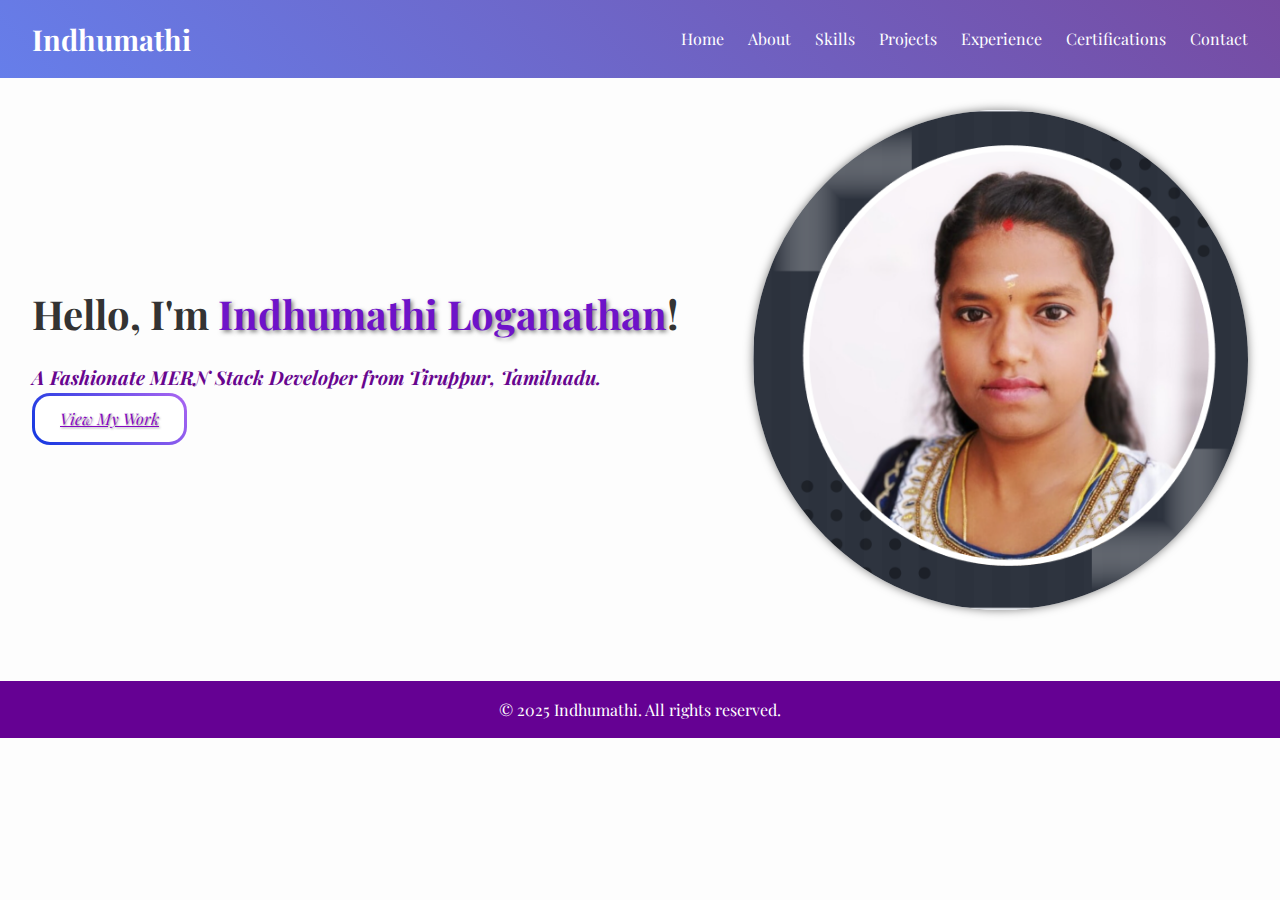
<file: index.html>
<!-- index.html -->
<!DOCTYPE html>
<html lang="en">
<head>
  <meta charset="UTF-8" />
  <meta name="viewport" content="width=device-width, initial-scale=1.0" />
  <title>Indhumathi | Portfolio</title>
  <link rel="stylesheet" href="./css/styles.css" />
  <link href="https://fonts.googleapis.com/css2?family=Playfair+Display&display=swap" rel="stylesheet">
</head>
<body>
  <header class="navbar">
    <h1 class="logo">Indhumathi</h1>
    <nav>
      <ul class="nav-links">
        <li><a href="index.html">Home</a></li>
        <li><a href="about.html">About</a></li>
        <li><a href="skills.html">Skills</a></li>
        <li><a href="projects.html">Projects</a></li>
        <li><a href="experience.html">Experience</a></li>
        <li><a href="certifications.html">Certifications</a></li>
        <li><a href="contact.html">Contact</a></li>
      </ul>
    </nav>
  </header>

  <section class="hero">
    <div class="hero-text">
      <h2>Hello, I'm <span style="text-shadow:2px 2px 4px rgba(0, 0, 0, 0.5), 0 0 10px rgba(255, 255, 255, 0.8); ">Indhumathi Loganathan</span>!</h2>
      <p><i>A Fashionate MERN Stack Developer from Tiruppur, Tamilnadu.</i></p>
      <a href="projects.html" class="btn"><i>View My Work</i></a>
    </div> <br><br>
    <div class="hero-img">
      <img src="./asserts/indhu-final.png" alt="Profile" />
    </div>
  </section>

  <footer class="footer">
    <p>&copy; 2025 Indhumathi. All rights reserved.</p>
  </footer>
</body>
</html>
</file>
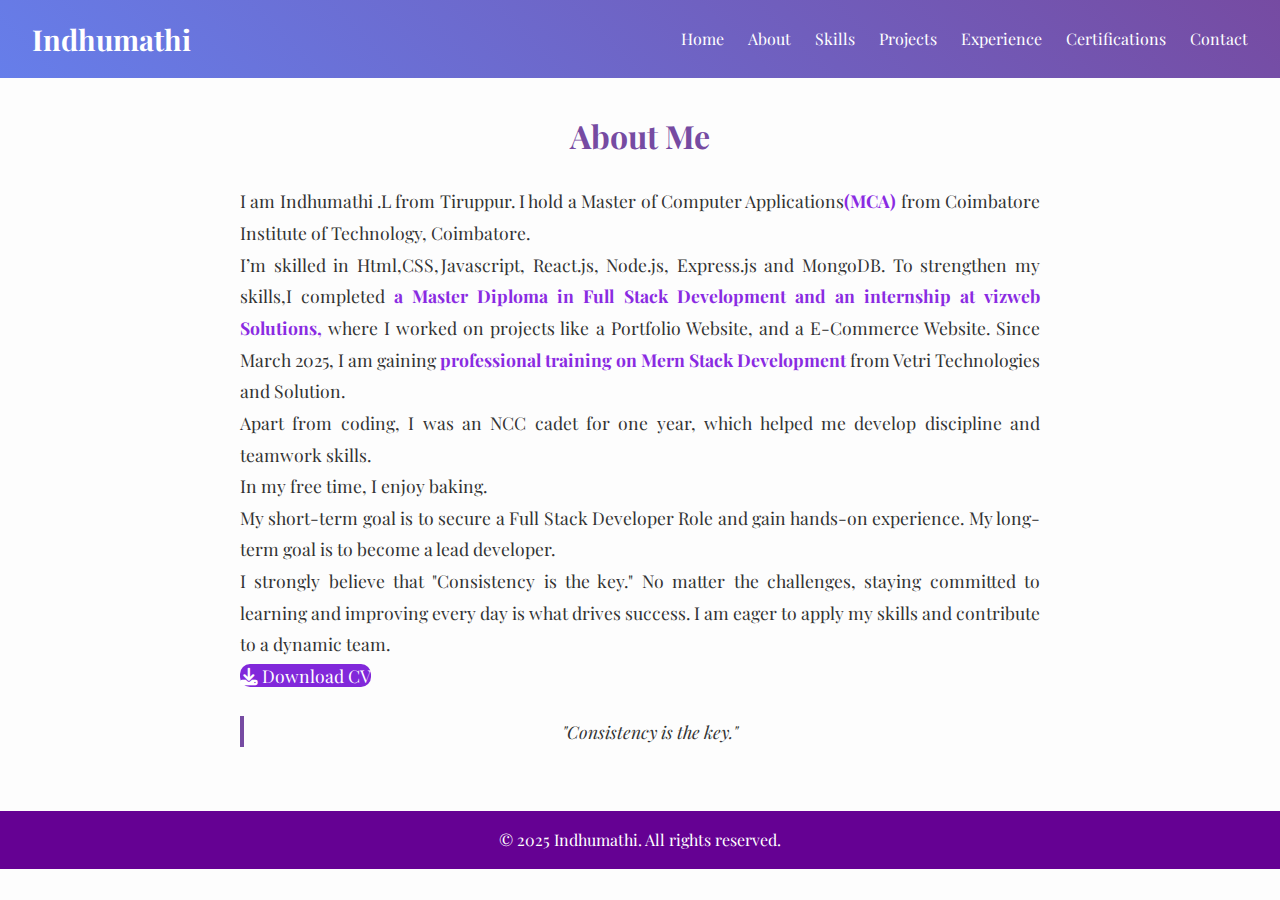
<file: about.html>
<!-- about.html -->
<!DOCTYPE html>
<html lang="en">
<head>
  <meta charset="UTF-8">
  <meta name="viewport" content="width=device-width, initial-scale=1.0">
  <title>About Me | Indhumathi</title>
  <link rel="stylesheet" href="./css/styles.css">
  <link href="https://fonts.googleapis.com/css2?family=Playfair+Display&display=swap" rel="stylesheet">
  <link rel="stylesheet" href="https://cdnjs.cloudflare.com/ajax/libs/font-awesome/6.4.0/css/all.min.css">
</head>
<body>
  <header class="navbar">
    <h1 class="logo">Indhumathi</h1>
    <nav>
      <ul class="nav-links">
        <li><a href="index.html">Home</a></li>
        <li><a href="about.html" class="active">About</a></li>
        <li><a href="skills.html">Skills</a></li>
        <li><a href="projects.html">Projects</a></li>
        <li><a href="experience.html">Experience</a></li>
        <li><a href="certifications.html">Certifications</a></li>
        <li><a href="contact.html">Contact</a></li>
      </ul>
    </nav>
  </header>

  <section class="about">
    <div class="container">
      <h2 class="section-title">About Me</h2>
      <div class="about-content">
        <p>I am Indhumathi .L from Tiruppur. I hold a Master of Computer Applications<span style="color:blueviolet; font-weight: bold;">(MCA)</span> from Coimbatore Institute of Technology, Coimbatore. </p>
        <p>I’m skilled in Html,CSS,Javascript, React.js, Node.js, Express.js and MongoDB. To strengthen my skills,I completed <span style="color:blueviolet; font-weight: bold;">a Master Diploma in Full Stack Development and an internship at vizweb Solutions,</span> where I worked on projects like a Portfolio Website, and a E-Commerce Website. Since March 2025, I am gaining <span style="color:blueviolet; font-weight: bold;">professional training on Mern Stack Development</span> from Vetri Technologies and Solution.</p>
        <p>Apart from coding, I was an NCC cadet for one year, which helped me develop discipline and teamwork skills.</p> 
        <p>In my free time, I enjoy baking.</p>
        <p>My short-term goal is to secure a Full Stack Developer Role and gain hands-on experience. My long-term goal is to become a lead developer.</p>
        <p>I strongly believe that "Consistency is the key." No matter the challenges, staying committed to learning and improving every day is what drives success. I am eager to apply my skills and contribute to a dynamic team. </p>
        <a href="./asserts/IndhumathiCV.pdf" download class="download-btn">
          <i class="fas fa-download"></i>  Download CV
        </a>
        <blockquote>"Consistency is the key."</blockquote>
      </div>
    </div>
  </section>

  <footer class="footer">
    <p>&copy; 2025 Indhumathi. All rights reserved.</p>
  </footer>
</body>
</html>
</file>
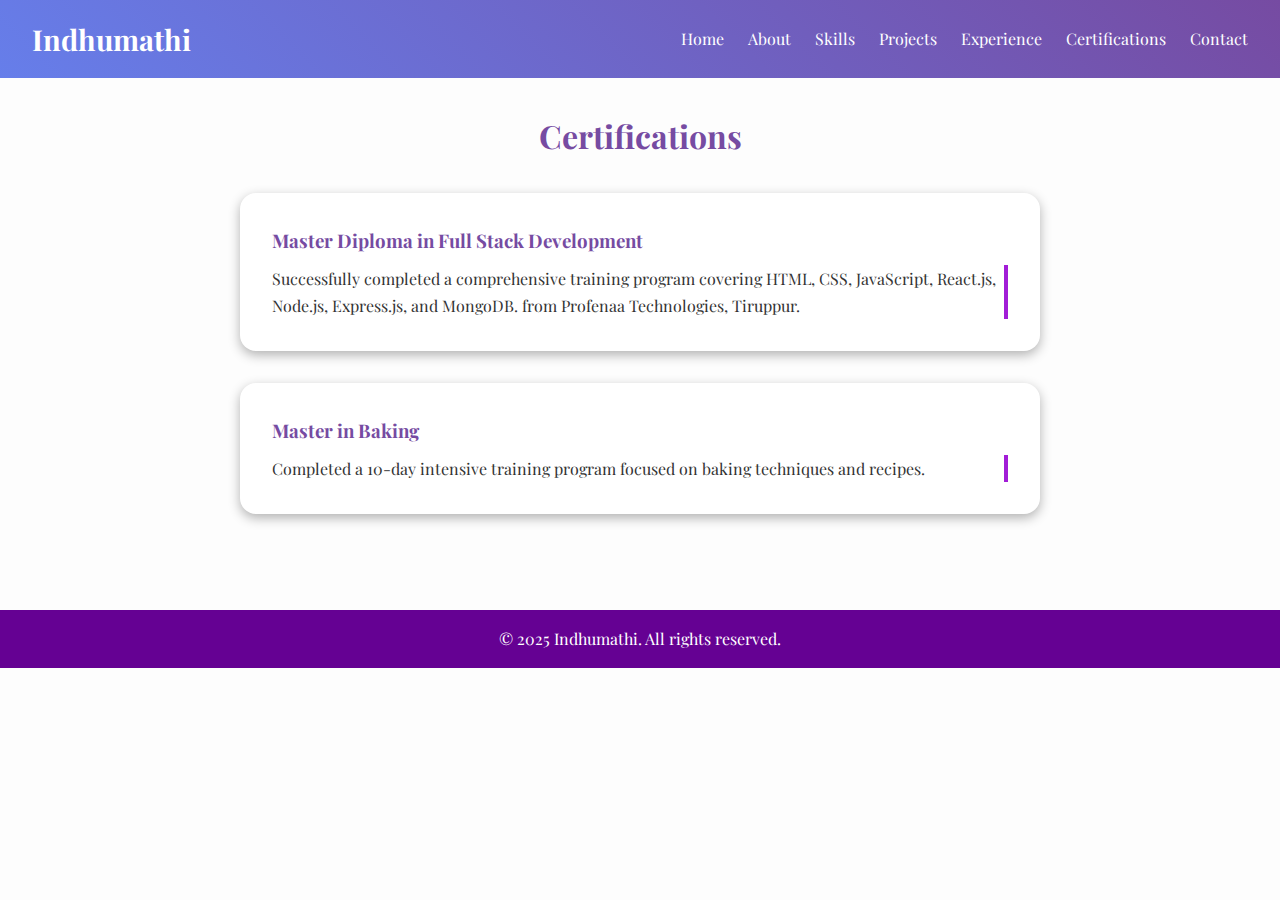
<file: certifications.html>
<!DOCTYPE html>
<html lang="en">
<head>
  <meta charset="UTF-8">
  <meta name="viewport" content="width=device-width, initial-scale=1.0">
  <title>Certifications | Indhumathi</title>
  <link rel="stylesheet" href="./css/styles.css">
  <link href="https://fonts.googleapis.com/css2?family=Playfair+Display&display=swap" rel="stylesheet">
</head>
<body>
  <header class="navbar">
    <h1 class="logo">Indhumathi</h1>
    <nav>
      <ul class="nav-links">
        <li><a href="index.html">Home</a></li>
        <li><a href="about.html">About</a></li>
        <li><a href="skills.html">Skills</a></li>
        <li><a href="projects.html">Projects</a></li>
        <li><a href="experience.html">Experience</a></li>
        <li><a href="certifications.html" class="active">Certifications</a></li>
        <li><a href="contact.html">Contact</a></li>
      </ul>
    </nav>
  </header>

  <section class="certifications">
    <div class="container">
      <h2 class="section-title">Certifications</h2>
      <div class="certification-card">
        <h3>Master Diploma in Full Stack Development</h3>
        <p>Successfully completed a comprehensive training program covering HTML, CSS, JavaScript, React.js, Node.js, Express.js, and MongoDB.
          from Profenaa Technologies, Tiruppur.
        </p>
      </div>
      <div class="certification-card">
        <h3>Master in Baking</h3>
        <p>Completed a 10-day intensive training program focused on baking techniques and recipes.</p>
      </div>
    </div>
  </section>

  <footer class="footer">
    <p>&copy; 2025 Indhumathi. All rights reserved.</p>
  </footer>
</body>
</html>
</file>
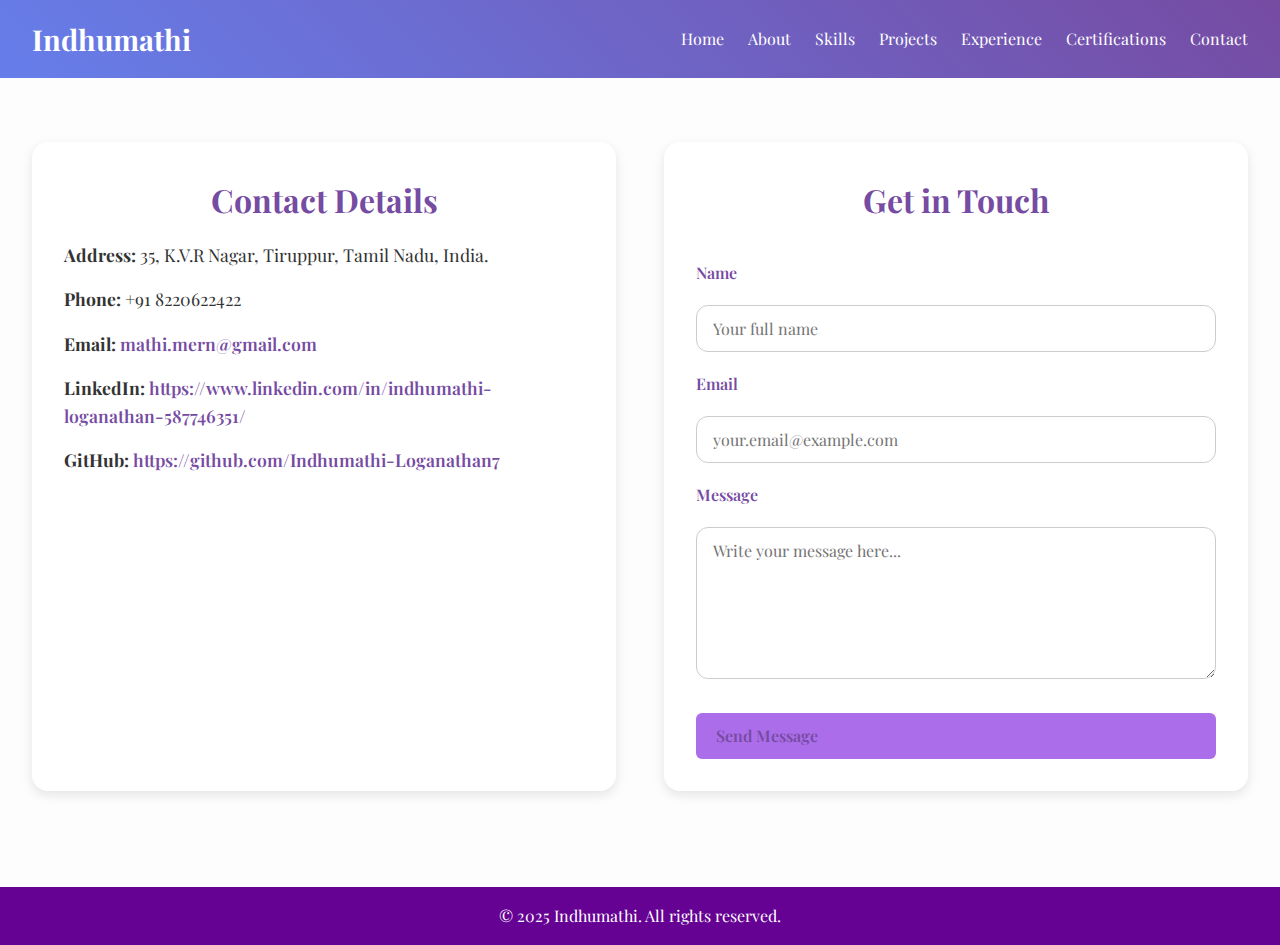
<file: contact.html>
<!-- contact.html -->
<!DOCTYPE html>
<html lang="en">

<head>
  <meta charset="UTF-8" />
  <meta name="viewport" content="width=device-width, initial-scale=1.0" />
  <title>Contact | Indhumathi</title>
  <link rel="stylesheet" href="./css/styles.css" />
  <link href="https://fonts.googleapis.com/css2?family=Playfair+Display&display=swap" rel="stylesheet" />
</head>

<body>
  <header class="navbar">
    <h1 class="logo">Indhumathi</h1>
    <nav>
      <ul class="nav-links">
        <li><a href="index.html">Home</a></li>
        <li><a href="about.html">About</a></li>
        <li><a href="skills.html">Skills</a></li>
        <li><a href="projects.html">Projects</a></li>
        <li><a href="experience.html">Experience</a></li>
        <li><a href="certifications.html">Certifications</a></li>
        <li><a href="contact.html" class="active">Contact</a></li>
      </ul>
    </nav>
  </header>

  <section class="contact">
    <div class="container contact-container">
      <div class="contact-details">
        <h2 class="section-title">Contact Details</h2>
        <p><strong>Address:</strong> 35, K.V.R Nagar, Tiruppur, Tamil Nadu, India.</p>
        <p><strong>Phone:</strong> +91 8220622422</p>
        <p><strong>Email:</strong> <a href="mailto:mathi.mern@gmail.com">mathi.mern@gmail.com</a></p>
        <p><strong>LinkedIn:</strong> <a href="https://www.linkedin.com/in/indhumathi-loganathan-587746351/" target="_blank"
            rel="noopener">https://www.linkedin.com/in/indhumathi-loganathan-587746351/</a></p>
        <p><strong>GitHub:</strong> <a href="https://github.com/Indhumathi-Loganathan7" target="_blank"
            rel="noopener">https://github.com/Indhumathi-Loganathan7</a></p>
      </div>

      <form class="contact-form" id="contactForm">
        <h2 class="section-title">Get in Touch</h2>

        <label for="name">Name</label>
        <input type="text" id="name" name="name" placeholder="Your full name" required />

        <label for="email">Email</label>
        <input type="email" id="email" name="email" placeholder="your.email@example.com" required />

        <label for="message">Message</label>
        <textarea id="message" name="message" rows="6" placeholder="Write your message here..." required></textarea>

        <!-- Hidden checkbox to toggle modal -->
        <input type="checkbox" id="showAck" class="modal-toggle" hidden />

        <!-- Label as a button -->
        <label for="showAck" class="submit-button">Send Message</label>

        <!-- Modal -->
        <div class="modal">
          <div class="modal-content">
            <p>✅ Thank you! Your message has been sent.</p>
            <label for="showAck" class="close-button">Close</label>
          </div>
        </div>
      </form>

  </section>

  <footer class="footer">
    <p>&copy; 2025 Indhumathi. All rights reserved.</p>
  </footer>
</body>

</html>
</file>
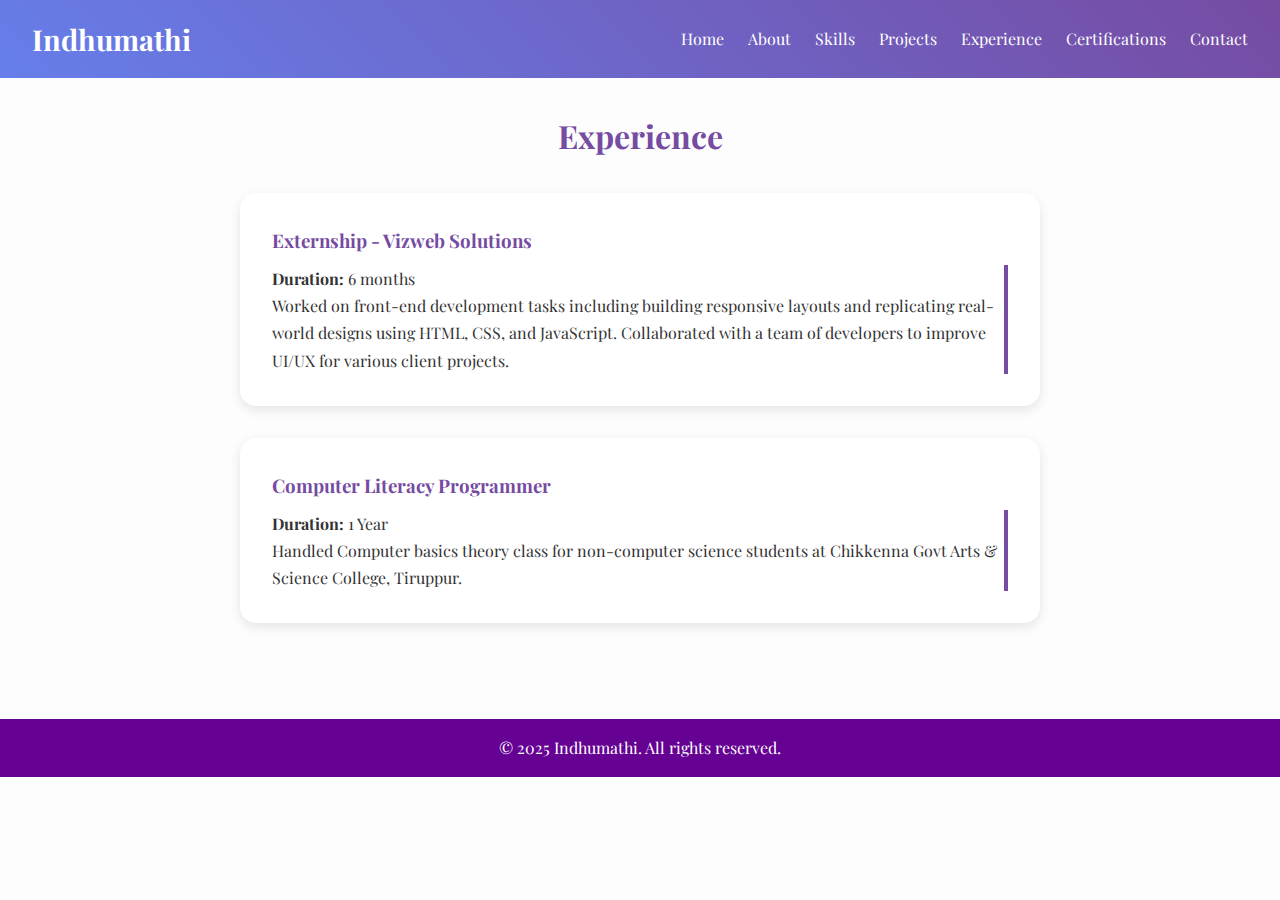
<file: experience.html>
<!-- experience.html -->
<!DOCTYPE html>
<html lang="en">
<head>
  <meta charset="UTF-8">
  <meta name="viewport" content="width=device-width, initial-scale=1.0">
  <title>Experience | Indhumathi</title>
  <link rel="stylesheet" href="./css/styles.css">
  <link href="https://fonts.googleapis.com/css2?family=Playfair+Display&display=swap" rel="stylesheet">
</head>
<body>
  <header class="navbar">
    <h1 class="logo">Indhumathi</h1>
    <nav>
      <ul class="nav-links">
        <li><a href="index.html">Home</a></li>
        <li><a href="about.html">About</a></li>
        <li><a href="skills.html">Skills</a></li>
        <li><a href="projects.html">Projects</a></li>
        <li><a href="experience.html" class="active">Experience</a></li>
        <li><a href="certifications.html">Certifications</a></li>
        <li><a href="contact.html">Contact</a></li>
      </ul>
    </nav>
  </header>

  <section class="experience">
    <div class="container">
      <h2 class="section-title">Experience</h2>
      <div class="experience-card">
        <h3>Externship - Vizweb Solutions</h3>
        <p><strong>Duration:</strong> 6 months</p>
        <p>Worked on front-end development tasks including building responsive layouts and replicating real-world designs using HTML, CSS, and JavaScript. Collaborated with a team of developers to improve UI/UX for various client projects.</p>
      </div>
      <div class="experience-card">
        <h3>Computer Literacy Programmer</h3>
        <p><strong>Duration:</strong> 1 Year</p>
        <p>Handled Computer basics theory class for non-computer science students at Chikkenna Govt Arts & Science College, Tiruppur.</p>
      </div>
    </div>
  </section>

  <footer class="footer">
    <p>&copy; 2025 Indhumathi. All rights reserved.</p>
  </footer>
</body>
</html>
</file>
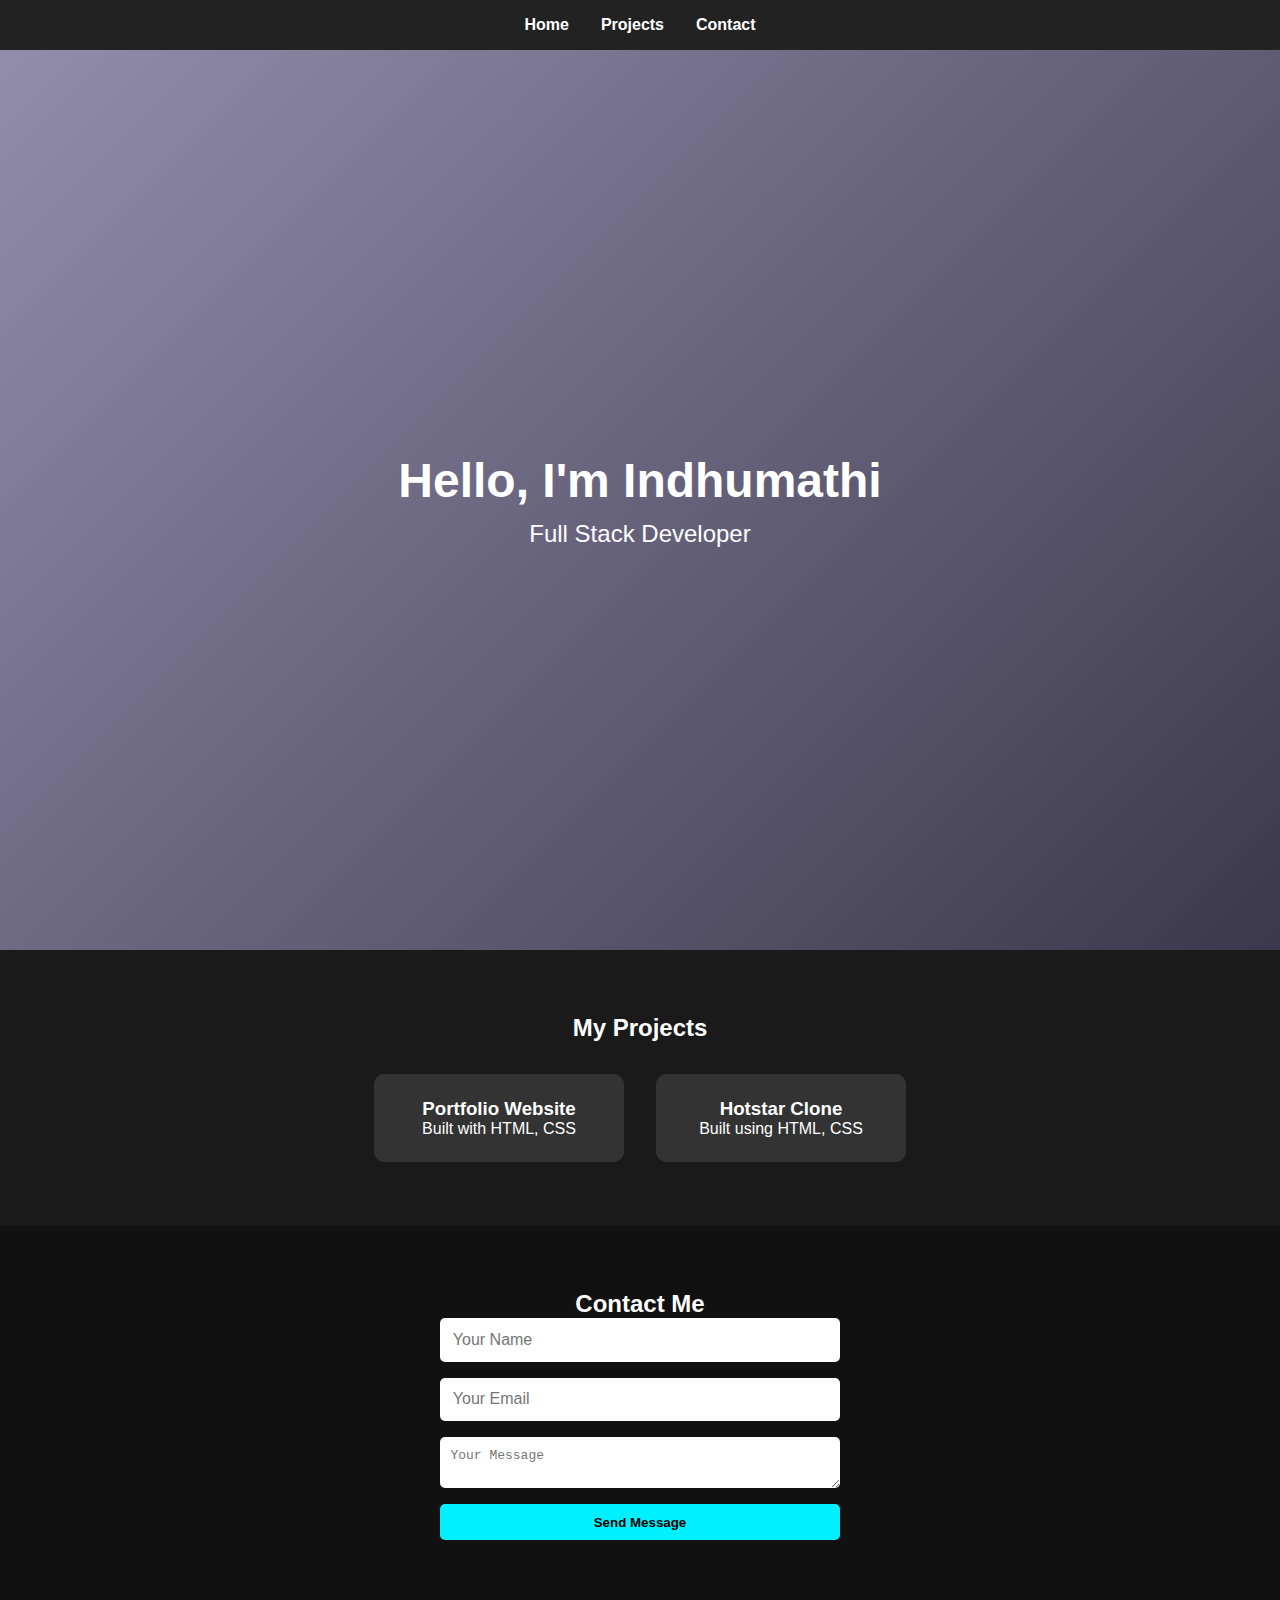
<file: portfolio.html>
<!DOCTYPE html>
<html lang="en">
<head>
  <meta charset="UTF-8" />
  <meta name="viewport" content="width=device-width, initial-scale=1.0"/>
  <title>Portfolio</title>
  <link rel="stylesheet" href="./css/portfolio.css" />
</head>
<body>
  <header>
    <nav>
      <ul>
        <li><a href="#hero">Home</a></li>
        <li><a href="#projects">Projects</a></li>
        <li><a href="#contact">Contact</a></li>
      </ul>
    </nav>
  </header>

  <section id="hero">
    <div class="hero-content">
      <h1>Hello, I'm Indhumathi</h1>
      <p>Full Stack Developer</p>
    </div>
  </section>

  <section id="projects">
    <h2>My Projects</h2>
    <div class="project-container">
      <div class="project-card">
        <h3>Portfolio Website</h3>
        <p>Built with HTML, CSS</p>
      </div>
      <div class="project-card">
        <h3>Hotstar Clone</h3>
        <p>Built using HTML, CSS</p>
      </div>
    </div>
  </section>

  <section id="contact">
    <h2>Contact Me</h2>
    <form>
      <input type="text" placeholder="Your Name" required />
      <input type="email" placeholder="Your Email" required />
      <textarea placeholder="Your Message" required></textarea>
      <button type="submit">Send Message</button>
    </form>
  </section>
</body>
</html>
</file>
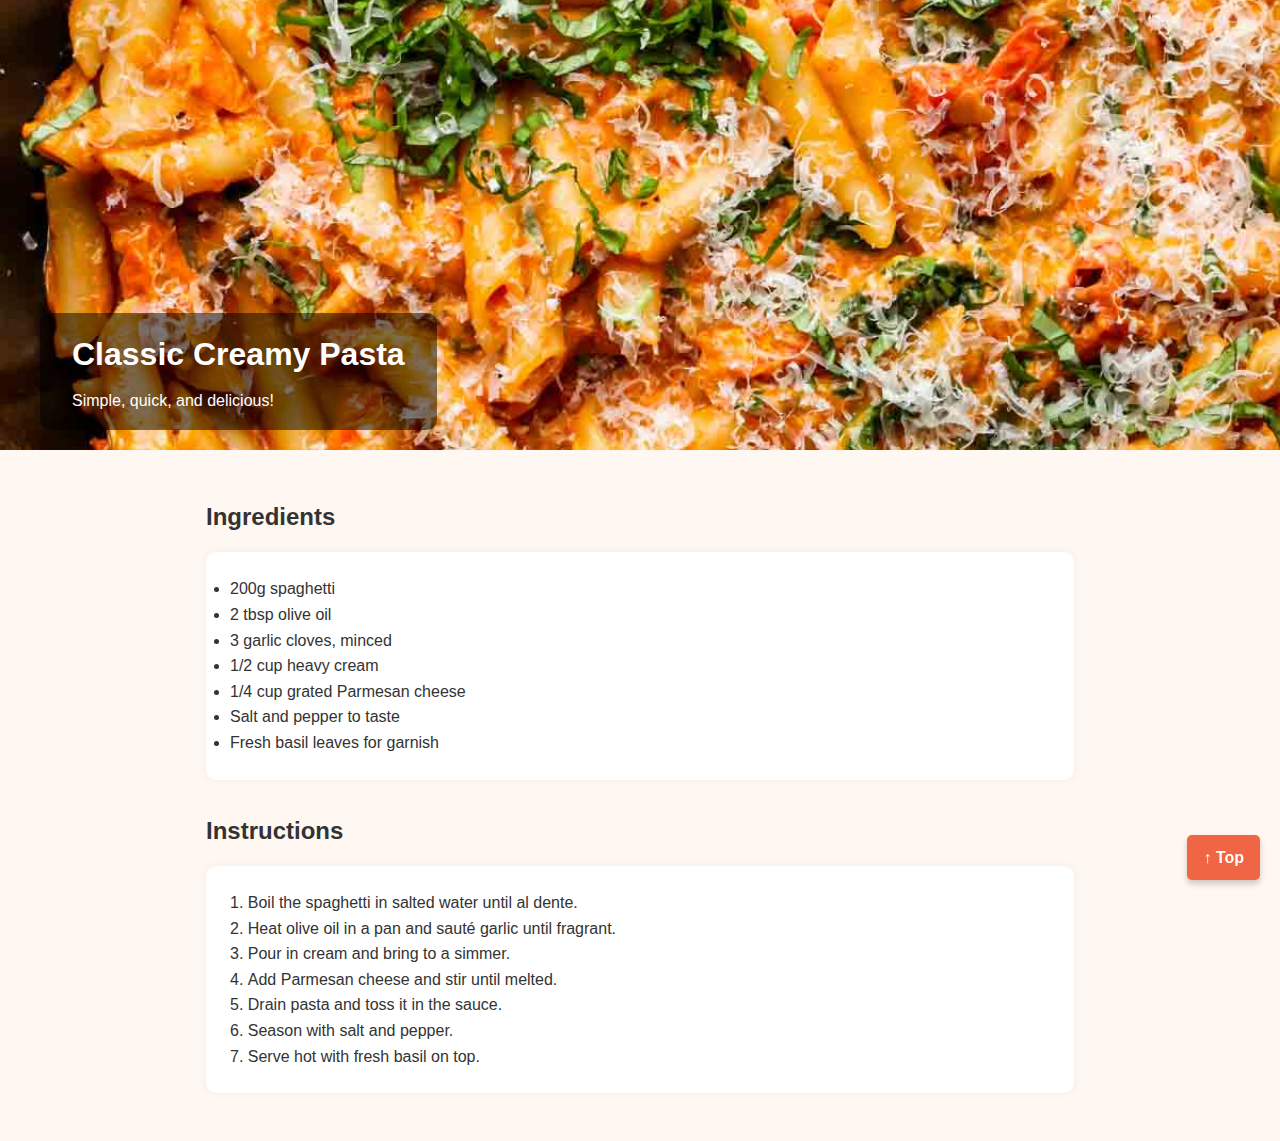
<file: recipe.html>
<!DOCTYPE html>
<html lang="en">
<head>
  <meta charset="UTF-8" />
  <meta name="viewport" content="width=device-width, initial-scale=1.0"/>
  <title>Delicious Pasta Recipe</title>
  <link rel="stylesheet" href="./css/recipe.css" />
</head>
<body>

  <!-- Top Anchor -->
  <div id="top"></div>

  <!-- Hero Section -->
  <header class="hero">
    <img src="./asserts/m7.jpg" alt="Delicious Pasta">
    <div class="overlay-text">
      <h1>Classic Creamy Pasta</h1>
      <p>Simple, quick, and delicious!</p>
    </div>
  </header>

  <!-- Recipe Container -->
  <main class="container">
    <section class="ingredients">
      <h2>Ingredients</h2>
      <ul>
        <li>200g spaghetti</li>
        <li>2 tbsp olive oil</li>
        <li>3 garlic cloves, minced</li>
        <li>1/2 cup heavy cream</li>
        <li>1/4 cup grated Parmesan cheese</li>
        <li>Salt and pepper to taste</li>
        <li>Fresh basil leaves for garnish</li>
      </ul>
    </section>

    <section class="instructions">
      <h2>Instructions</h2>
      <ol>
        <li>Boil the spaghetti in salted water until al dente.</li>
        <li>Heat olive oil in a pan and sauté garlic until fragrant.</li>
        <li>Pour in cream and bring to a simmer.</li>
        <li>Add Parmesan cheese and stir until melted.</li>
        <li>Drain pasta and toss it in the sauce.</li>
        <li>Season with salt and pepper.</li>
        <li>Serve hot with fresh basil on top.</li>
      </ol>
    </section>
  </main>

  <!-- Back to Top Button -->
  <a href="#top" class="back-to-top">↑ Top</a>

</body>
</html>
</file>
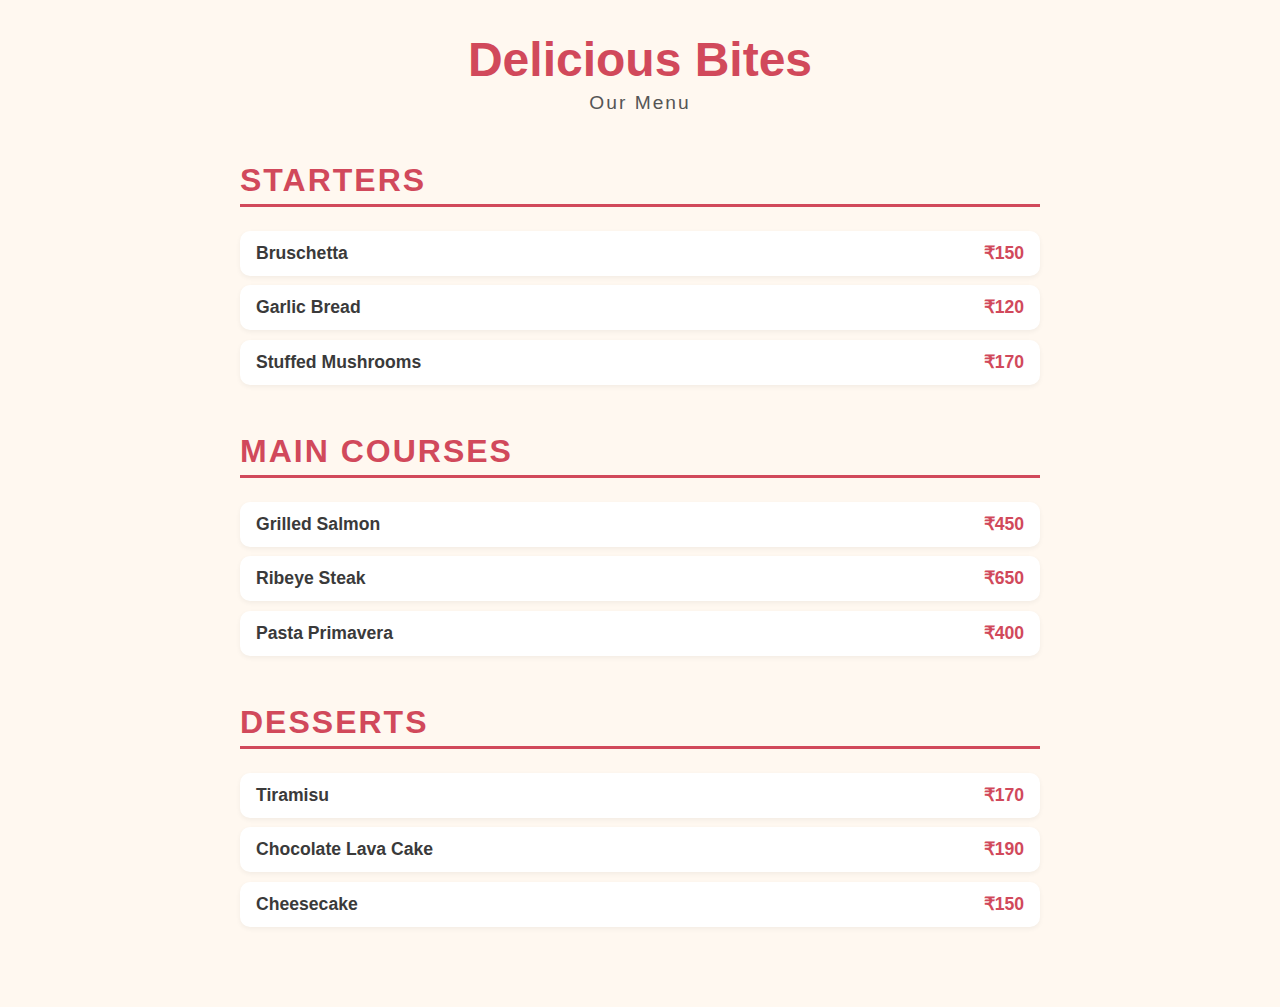
<file: restaurant.html>
<!DOCTYPE html>
<html lang="en">
<head>
  <meta charset="UTF-8" />
  <meta name="viewport" content="width=device-width, initial-scale=1" />
  <title>Restaurant Menu</title>
  <link rel="stylesheet" href="./css/restaurant.css" />
</head>
<body>

  <header>
    <h1>Delicious Bites</h1>
    <p>Our Menu</p>
  </header>

  <main class="menu-container">

    <!-- Starters -->
<section class="menu-category">
  <h2>Starters</h2>
  <ul>
    <li>
      <span class="dish-name">Bruschetta</span>
      <span class="price">₹150</span>
    </li>
    <li>
      <span class="dish-name">Garlic Bread</span>
      <span class="price">₹120</span>
    </li>
    <li>
      <span class="dish-name">Stuffed Mushrooms</span>
      <span class="price">₹170</span>
    </li>
  </ul>
</section>

<!-- Main Courses -->
<section class="menu-category">
  <h2>Main Courses</h2>
  <ul>
    <li>
      <span class="dish-name">Grilled Salmon</span>
      <span class="price">₹450</span>
    </li>
    <li>
      <span class="dish-name">Ribeye Steak</span>
      <span class="price">₹650</span>
    </li>
    <li>
      <span class="dish-name">Pasta Primavera</span>
      <span class="price">₹400</span>
    </li>
  </ul>
</section>

<!-- Desserts -->
<section class="menu-category">
  <h2>Desserts</h2>
  <ul>
    <li>
      <span class="dish-name">Tiramisu</span>
      <span class="price">₹170</span>
    </li>
    <li>
      <span class="dish-name">Chocolate Lava Cake</span>
      <span class="price">₹190</span>
    </li>
    <li>
      <span class="dish-name">Cheesecake</span>
      <span class="price">₹150</span>
    </li>
  </ul>
</section>

  </main>

</body>
</html>
</file>
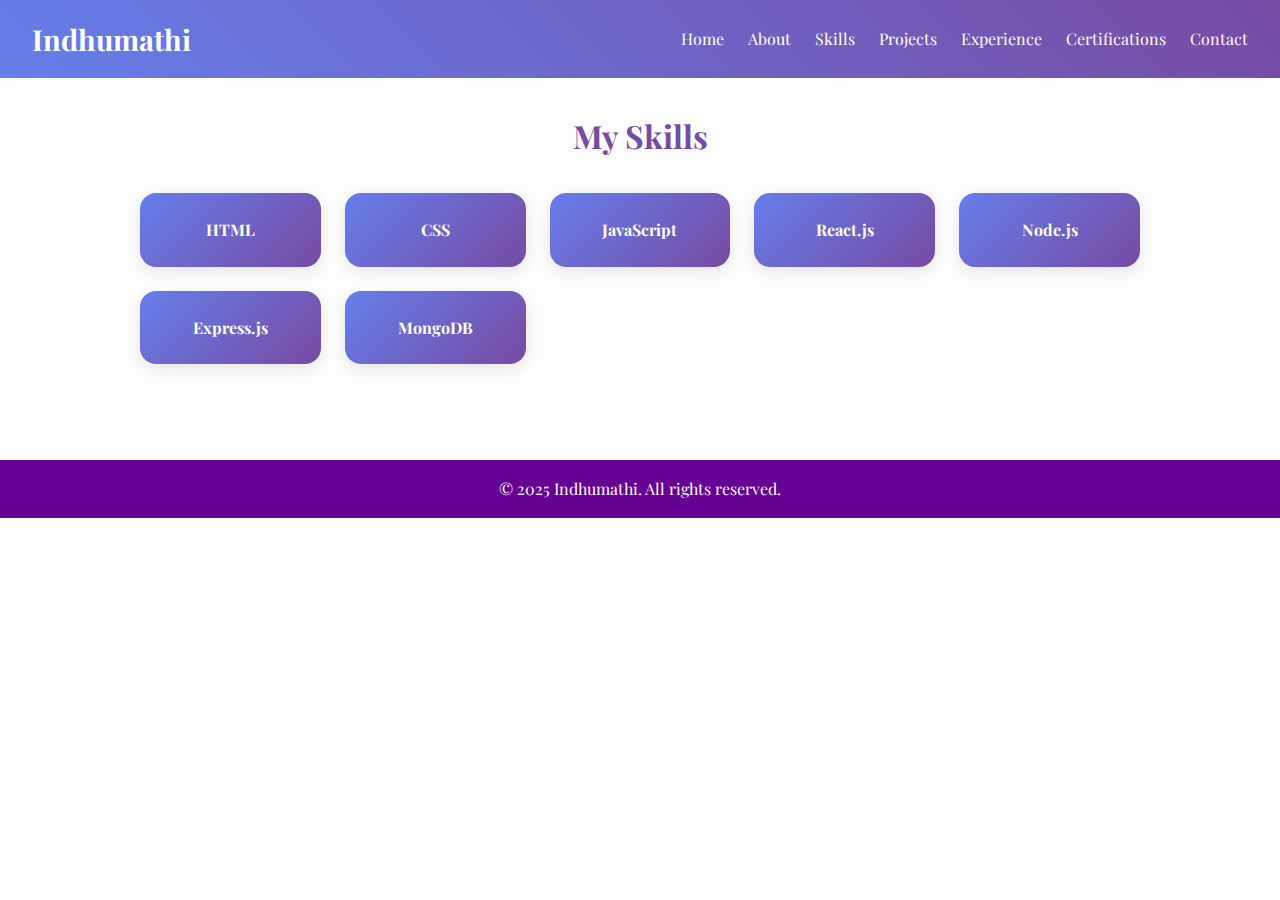
<file: skills.html>
<!-- skills.html -->
<!DOCTYPE html>
<html lang="en">
<head>
  <meta charset="UTF-8">
  <meta name="viewport" content="width=device-width, initial-scale=1.0">
  <title>Skills | Indhumathi</title>
  <link rel="stylesheet" href="./css/styles.css">
  <link href="https://fonts.googleapis.com/css2?family=Playfair+Display&display=swap" rel="stylesheet">
</head>
<body>
  <header class="navbar">
    <h1 class="logo">Indhumathi</h1>
    <nav>
      <ul class="nav-links">
        <li><a href="index.html">Home</a></li>
        <li><a href="about.html">About</a></li>
        <li><a href="skills.html" class="active">Skills</a></li>
        <li><a href="projects.html">Projects</a></li>
        <li><a href="experience.html">Experience</a></li>
        <li><a href="certifications.html">Certifications</a></li>
        <li><a href="contact.html">Contact</a></li>
      </ul>
    </nav>
  </header>

  <section class="skills">
    <div class="container">
      <h2 class="section-title">My Skills</h2>
      <div class="skills-grid">
        <div class="skill-card">HTML</div>
        <div class="skill-card">CSS</div>
        <div class="skill-card">JavaScript</div>
        <div class="skill-card">React.js</div>
        <div class="skill-card">Node.js</div>
        <div class="skill-card">Express.js</div>
        <div class="skill-card">MongoDB</div>
      </div>
    </div>
  </section>

  <footer class="footer">
    <p>&copy; 2025 Indhumathi. All rights reserved.</p>
  </footer>
</body>
</html>
</file>
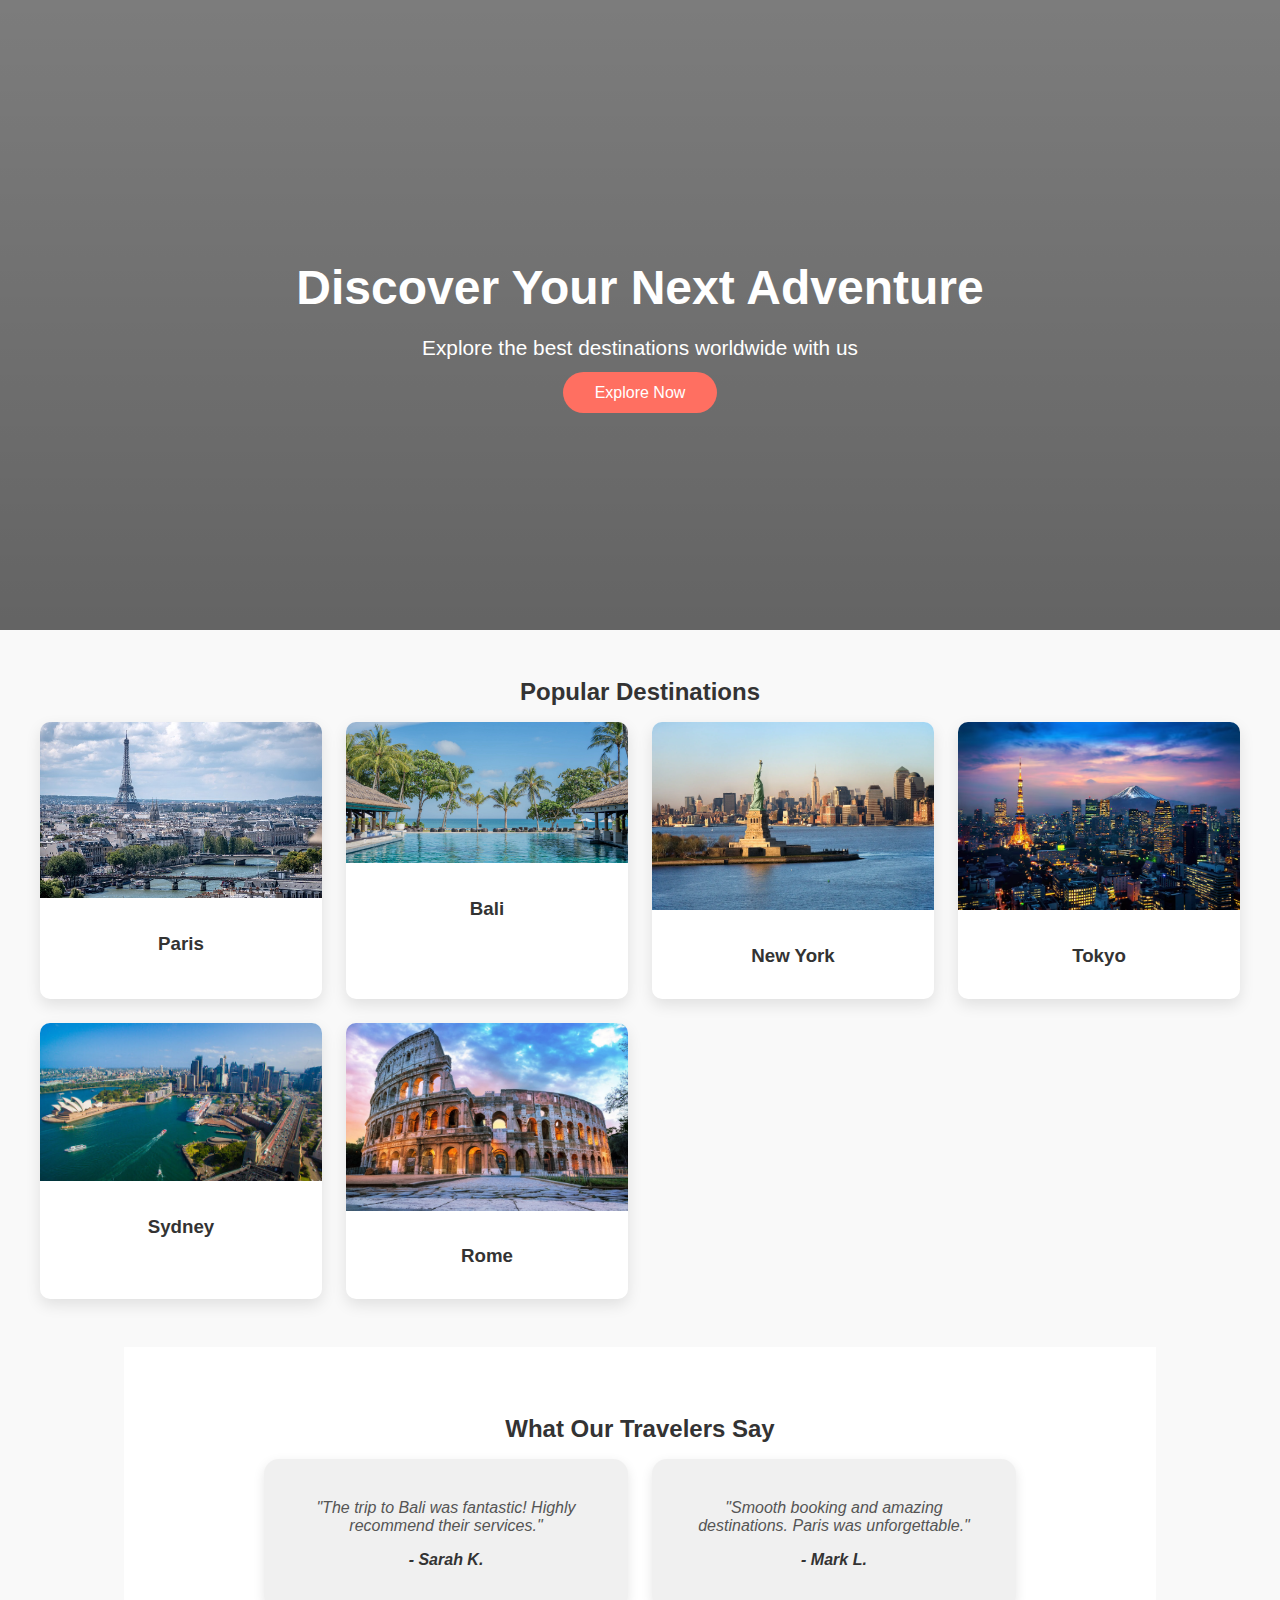
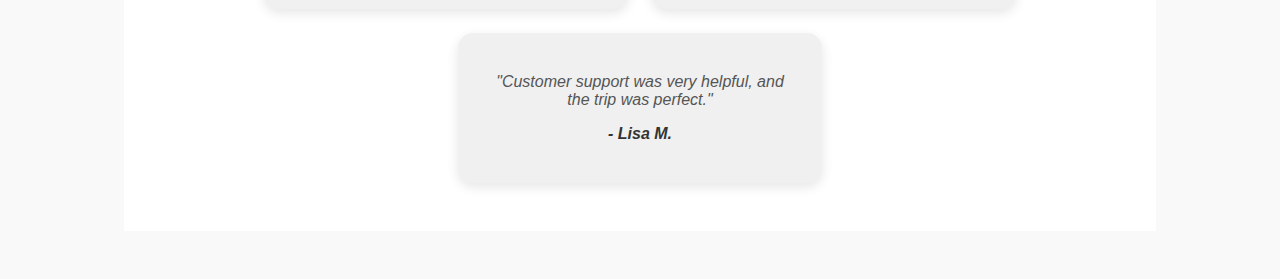
<file: travel-agency.html>
<!DOCTYPE html>
<html lang="en">
<head>
  <meta charset="UTF-8" />
  <meta name="viewport" content="width=device-width, initial-scale=1" />
  <title>Explore The World - Travel Agency</title>
  <link rel="stylesheet" href="./css/travel-agency.css" />
</head>
<body>

  <!-- Hero Section -->
  <section class="hero">
    <div class="overlay"></div>
    <div class="hero-content">
      <h1>Discover Your Next Adventure</h1>
      <p>Explore the best destinations worldwide with us</p>
      <a href="#destinations" class="btn">Explore Now</a>
    </div>
  </section>

  <!-- Popular Destinations -->
  <section id="destinations" class="destinations">
    <h2>Popular Destinations</h2>
    <div class="destinations-grid">
      <div class="destination-card">
        <img src="./asserts/m10a.jpg" alt="Paris" />
        <h3>Paris</h3>
      </div>
      <div class="destination-card">
        <img src="./asserts/m10b.jpg" alt="Bali" />
        <h3>Bali</h3>
      </div>
      <div class="destination-card">
        <img src="./asserts/m10c.jpg" alt="New York" />
        <h3>New York</h3>
      </div>
      <div class="destination-card">
        <img src="./asserts/m10d.jpg" alt="Tokyo" />
        <h3>Tokyo</h3>
      </div>
      <div class="destination-card">
        <img src="./asserts/m10e.jpg" alt="Sydney" />
        <h3>Sydney</h3>
      </div>
      <div class="destination-card">
        <img src="./asserts/m10f.jpg" alt="Rome" />
        <h3>Rome</h3>
      </div>
    </div>
  </section>

  <!-- Testimonials -->
  <section class="testimonials">
    <h2>What Our Travelers Say</h2>
    <div class="testimonial-cards">
      <div class="testimonial-card">
        <p>"The trip to Bali was fantastic! Highly recommend their services."</p>
        <h4>- Sarah K.</h4>
      </div>
      <div class="testimonial-card">
        <p>"Smooth booking and amazing destinations. Paris was unforgettable."</p>
        <h4>- Mark L.</h4>
      </div>
      <div class="testimonial-card">
        <p>"Customer support was very helpful, and the trip was perfect."</p>
        <h4>- Lisa M.</h4>
      </div>
    </div>
  </section>

</body>
</html>
</file>
<file: css/styles.css>
* {
  margin: 0;
  padding: 0;
  box-sizing: border-box;
  font-family: 'Playfair Display', serif;
}

body {
  background-color: #fdfdfd;
  color: #333;
  line-height: 1.6;
}

.navbar {
  display: flex;
  justify-content: space-between;
  align-items: center;
  background: linear-gradient(45deg, #667eea, #764ba2);
  padding: 1rem 2rem;
  color: #fff;
  position: sticky;
  top: 0;
  z-index: 1000;
}

.logo {
  font-size: 1.8rem;
  animation: fadeInDown 1s ease-in-out;
}

.nav-links {
  list-style: none;
  display: flex;
  gap: 1.5rem;
}

.nav-links a {
  color: #fff;
  text-decoration: none;
  transition: color 0.3s ease;
}

.nav-links a:hover {
  color: #ffeb3b;
}

.hero {
  display: flex;
  flex-wrap: wrap;
  align-items: center;
  justify-content: space-between;
  padding: 2rem;
  animation: fadeInUp 1.2s ease-in-out;
}

.hero-text {
  flex: 1;
  padding-right: 2rem;
}

.hero-text h2 {
  font-size: 2.5rem;
  margin-bottom: 1rem;
}

.hero-text span {
  color: #6e13c9;
}
.hero-text p{
  font-size: larger;
  font-weight: bold;
  color:#68068f;
}
.hero-text .btn {
  display:inline-block;
  border: 3px solid transparent;
  border-radius: 18px;
  background:
    linear-gradient(45deg, white, white) padding-box,  /* Inner background */
    linear-gradient(55deg, #1238e1, #ab65f1) border-box;  /* Border gradient */
  color: rgb(132, 7, 194);
  padding: 10px 25px;
  font-size: 16px;
  font-family: 'Playfair Display', serif;
  cursor: pointer;
  text-align: center;
  text-shadow: 1px 1px 2px rgba(0, 0, 0, 0.4);
  transition: all 0.3s ease;
}

.hero-text .btn:hover {
  background: #670c8a;
  color: white;
}

.hero-img img {
  max-width: 500px;
  height: 500px;
  border-radius: 50%;
  box-shadow: 0 0 10px rgba(0, 0, 0, 0.5);
  animation: zoomIn 1s ease;
}

.footer {
  text-align: center;
  padding: 1rem;
  color:white;
  background-color: #650193;
  margin-top: 2rem;
}

/* Animations */
@keyframes fadeInDown {
  0% {
    opacity: 0;
    transform: translateY(-30px);
  }

  100% {
    opacity: 1;
    transform: translateY(0);
  }
}

@keyframes fadeInUp {
  0% {
    opacity: 0;
    transform: translateY(30px);
  }

  100% {
    opacity: 1;
    transform: translateY(0);
  }
}

@keyframes zoomIn {
  0% {
    transform: scale(0.8);
    opacity: 0;
  }

  100% {
    transform: scale(1);
    opacity: 1;
  }
}

/* Responsive */
@media (max-width: 768px) {
  .hero {
    flex-direction: column;
    text-align: center;
  }

  .hero-text {
    padding: 0;
  }

  .nav-links {
    flex-direction: column;
    gap: 1rem;
  }
}

/* styling for about.html page */
.about {
  padding: 2rem;
  animation: fadeInUp 1.2s ease-in-out;
}

.section-title {
  font-size: 2rem;
  text-align: center;
  margin-bottom: 1.5rem;
  color: #764ba2;
}

.about-content {
  max-width: 800px;
  margin: 0 auto;
  font-size: 1.1rem;
  line-height: 1.8;
  text-align: justify;
}
.about-content a{
  background-color: #8128da;
  color: white;
  text-decoration: none;
  border-radius: 10px;
}
.about-content blockquote {
  margin-top: 1.5rem;
  font-style: italic;
  text-align: center;
  color: #333;
  border-left: 4px solid #764ba2;
  padding-left: 1rem;
}

@media (max-width: 768px) {
  .about-content {
    padding: 0 1rem;
  }
}

/* Styling for skills.html page */
.skills {
  padding: 2rem;
  animation: fadeInUp 1s ease-in-out;
}

.skills-grid {
  display: grid;
  grid-template-columns: repeat(auto-fit, minmax(150px, 1fr));
  gap: 1.5rem;
  max-width: 1000px;
  margin: 2rem auto;
  text-align: center;
}

.skill-card {
  background: linear-gradient(135deg, #667eea, #764ba2);
  color: #fff;
  padding: 1.5rem;
  border-radius: 1rem;
  font-weight: bold;
  box-shadow: 0 4px 15px rgba(0, 0, 0, 0.1);
  transition: transform 0.3s ease;
}

.skill-card:hover {
  transform: translateY(-8px);
}

@media (max-width: 768px) {
  .skills-grid {
    padding: 0 1rem;
  }
}

/* Styling for projects.html page */
.projects {
  padding: 2rem;
  animation: fadeInUp 1s ease-in-out;
}

.projects-grid {
  display: grid;
  grid-template-columns: repeat(auto-fit, minmax(250px, 1fr));
  gap: 2rem;
  max-width: 1000px;
  margin: 2rem auto;
  text-align: left;
}

.project-card {
  background-color: #fff;
  border-radius: 12px;
  padding: 20px;
  box-shadow: 0 4px 8px rgba(0, 0, 0, 0.1);
  text-align: center;
  transition: transform 0.3s ease;
}

.project-card:hover {
  transform: translateY(-5px);
}

.project-image {
  width: 100%;
  max-width: 100%;
  height: auto;
  border-radius: 10px;
  margin-bottom: 15px;
}

.project-link {
  display: inline-block;
  margin-top: 10px;
  padding: 10px 15px;
  background: linear-gradient(135deg, #667eea, #764ba2);
  color: #fff;
  text-decoration: none;
  border-radius: 8px;
  transition: background 0.3s ease;
  font-family: 'Playfair Display', serif;
}

.project-link:hover {
  background: linear-gradient(135deg, #061b7b, #8228dc);
  color: #fff;
}
@media (max-width: 768px) {
  .projects-grid {
    padding: 0 1rem;
  }
}

/* Styling for experience.html page */
.experience {
  padding: 2rem;
  animation: fadeInUp 1s ease-in-out;
}

.experience-card {
  max-width: 800px;
  margin: 2rem auto;
  background-color: #fff;
  padding: 2rem;
  border-radius: 1rem;
  box-shadow: 0 4px 12px rgba(0, 0, 0, 0.1);
  line-height: 1.7;
}

.experience-card h3 {
  color: #764ba2;
  margin-bottom: 0.5rem;
}

.experience-card p {
  border-right: 4px solid #764ba2;
}

@media (max-width: 768px) {
  .experience-card {
    padding: 1.5rem;
  }
}

/* Styling for certifications.html page */
.certifications {
  padding: 2rem;
  animation: fadeInUp 1s ease-in-out;
}

.certification-card {
  max-width: 800px;
  margin: 2rem auto;
  background-color: #fff;
  padding: 2rem;
  border-radius: 1rem;
  box-shadow: 0 4px 12px rgba(0, 0, 0, 0.3);
  line-height: 1.7;
}
.certification-card p {
  border-right: 4px solid #a21dd7 ;
}
.certification-card h3 {
  color: #764ba2;
  margin-bottom: 0.5rem;
}

@media (max-width: 768px) {
  .certification-card {
    padding: 1.5rem;
  }
}

/* Styling for contact.html page */
.contact {
  padding: 2rem;
}

.contact-container {
  display: flex;
  justify-content: space-between;
  gap: 3rem;
  padding: 2rem 0;
  flex-wrap: wrap;
}

.contact-details {
  flex: 1 1 300px;
  background: #fff;
  padding: 2rem;
  border-radius: 1rem;
  box-shadow: 0 4px 12px rgba(0, 0, 0, 0.1);
  font-family: 'Playfair Display', serif;
  line-height: 1.6;
  animation: fadeInLeft 1s ease-in-out;
}

.contact-details h2 {
  margin-bottom: 1rem;
  color: #764ba2;
}

.contact-details p {
  margin-bottom: 1rem;
  font-size: 1.1rem;
}

.contact-details a {
  color: #764ba2;
  text-decoration: none;
  font-weight: 600;
}

.contact-details a:hover {
  text-decoration: underline;
}

.contact-form {
  flex: 1 1 300px;
  animation: fadeInRight 1s ease-in-out;
  max-width: 600px;
  display: flex;
  flex-direction: column;
  gap: 1.2rem;
  background: #fff;
  padding: 2rem;
  border-radius: 1rem;
  box-shadow: 0 4px 12px rgba(0, 0, 0, 0.1);
  font-family: 'Playfair Display', serif;
}

.contact-form h2 {
  margin-bottom: 1rem;
  color: #764ba2;
}

.contact-form label {
  font-weight: 600;
  color: #764ba2;
}

.contact-form input,
.contact-form textarea {
  padding: 0.75rem 1rem;
  border: 1.5px solid #ccc;
  border-radius: 0.75rem;
  font-size: 1rem;
  font-family: 'Playfair Display', serif;
  transition: border-color 0.3s ease;
}

.contact-form input:focus,
.contact-form textarea:focus {
  border-color: #764ba2;
  outline: none;
}

.contact-form textarea {
  resize: vertical;
}

/* Modal Styling */
.modal {
  position: fixed;
  top: 0;
  left: 0;
  width: 100%;
  height: 100%;
  background: rgba(0, 0, 0, 0.6);
  display: none;
  align-items: center;
  justify-content: center;
  z-index: 1000;
}

.modal-content {
  background: white;
  padding: 30px;
  border-radius: 10px;
  text-align: center;
  max-width: 400px;
  width: 90%;
  font-family: 'Playfair Display', serif;
  box-shadow: 0 4px 12px rgba(0, 0, 0, 0.25);
}

/* Toggle modal with checkbox */
.modal-toggle:checked~.modal {
  display: flex;
}

.submit-button,
.close-button {
  display: inline-block;
  background-color: #ab6de9;  
  color: white;             /* white text for contrast */
  padding: 10px 20px;
  border-radius: 6px;
  cursor: pointer;
  margin-top: 15px;
  font-family: 'Playfair Display', serif;
  text-decoration: none;
  border: none;               
  font-size: 16px;  
}

.submit-button:hover,
.close-button:hover {
  background-color: #764ba2;
}

@keyframes fadeIn {
  from {
    opacity: 0;
    transform: translateY(10px);
  }

  to {
    opacity: 1;
    transform: translateY(0);
  }
}


@media (max-width: 768px) {
  .contact-container {
    flex-direction: column;
  }

  .contact-form {
    padding: 1.5rem;
  }

  .contact-details {
    padding: 1.5rem;
  }
}
</file>
<file: css/restaurant.css>
/* Base styles */
body {
  font-family: 'Segoe UI', Tahoma, Geneva, Verdana, sans-serif;
  background: #fff8f0;
  color: #3a3a3a;
  margin: 0;
  padding: 2rem 1rem;
}

header {
  text-align: center;
  margin-bottom: 3rem;
}

header h1 {
  font-size: 3rem;
  color: #d1495b;
  margin: 0;
}

header p {
  font-size: 1.2rem;
  color: #555;
  margin-top: 0.3rem;
  letter-spacing: 2px;
}

/* Menu container */
.menu-container {
  max-width: 800px;
  margin: 0 auto;
}

/* Menu category */
.menu-category {
  margin-bottom: 3rem;
}

.menu-category h2 {
  font-size: 2rem;
  border-bottom: 3px solid #d1495b;
  padding-bottom: 0.3rem;
  margin-bottom: 1.5rem;
  text-transform: uppercase;
  letter-spacing: 2px;
  color: #d1495b;
}

/* Menu list */
.menu-category ul {
  list-style: none;
  padding: 0;
  margin: 0;
}

.menu-category li {
  display: flex;
  justify-content: space-between;
  padding: 0.75rem 1rem;
  border-radius: 10px;
  margin-bottom: 0.6rem;
  background: #fff;
  box-shadow: 0 2px 5px rgb(0 0 0 / 0.05);
  transition: background-color 0.3s ease, box-shadow 0.3s ease;
  cursor: default;
}

.menu-category li:hover {
  background-color: #d1495b;
  color: white;
  box-shadow: 0 6px 15px rgb(209 73 91 / 0.4);
}

.menu-category li:hover .price {
  color: #fff;
  font-weight: 700;
}

/* Dish name and price */
.dish-name {
  font-weight: 600;
  font-size: 1.1rem;
  align-self: center;
}

.price {
  font-weight: 700;
  font-size: 1.1rem;
  align-self: center;
  color: #d1495b;
  transition: color 0.3s ease;
}

/* Responsive for mobile */
@media (max-width: 600px) {
  .menu-category li {
    flex-direction: column;
    align-items: flex-start;
  }

  .price {
    margin-top: 0.3rem;
  }
}
</file>
<file: css/travel-agency.css>
/* Base Styles */
body {
  font-family: 'Segoe UI', Tahoma, Geneva, Verdana, sans-serif;
  margin: 0;
  background: #f9f9f9;
  color: #333;
}

h1, h2, h3, h4 {
  margin-bottom: 1rem;
}

/* Hero Section */
.hero {
  position: relative;
  height: 70vh;
  background: url('https://images.unsplash.com/photo-1506744038136-46273834b3fb?auto=format&fit=crop&w=1350&q=80') no-repeat center/cover;
  display: flex;
  align-items: center;
  justify-content: center;
  color: white;
  text-align: center;
}

.hero .overlay {
  position: absolute;
  inset: 0;
  background: linear-gradient(rgba(0,0,0,0.5), rgba(0,0,0,0.6));
  z-index: 1;
}

.hero-content {
  position: relative;
  z-index: 2;
  max-width: 700px;
  padding: 0 1rem;
}

.hero-content h1 {
  font-size: 3rem;
  margin-bottom: 0.5rem;
}

.hero-content p {
  font-size: 1.3rem;
  margin-bottom: 1.5rem;
}

.hero-content .btn {
  background-color: #ff6f61;
  padding: 0.75rem 2rem;
  color: white;
  border: none;
  border-radius: 30px;
  font-size: 1rem;
  text-decoration: none;
  transition: background-color 0.3s ease;
}

.hero-content .btn:hover {
  background-color: #ff3b2e;
}

/* Destinations Section */
.destinations {
  max-width: 1200px;
  margin: 3rem auto;
  padding: 0 1rem;
  text-align: center;
}

.destinations-grid {
  display: grid;
  grid-template-columns: repeat(auto-fit, minmax(280px, 1fr));
  gap: 1.5rem;
}

.destination-card {
  background: white;
  border-radius: 10px;
  overflow: hidden;
  box-shadow: 0 6px 15px rgba(0,0,0,0.1);
  cursor: pointer;
  transition: transform 0.3s ease;
}

.destination-card img {
  width: 100%;
  display: block;
  transition: transform 0.3s ease;
}

.destination-card h3 {
  padding: 1rem;
  font-weight: 600;
}

.destination-card:hover {
  transform: scale(1.05);
}

.destination-card:hover img {
  transform: scale(1.1);
}

/* Testimonials Section */
.testimonials {
  background: #fff;
  padding: 3rem 1rem;
  max-width: 1000px;
  margin: 3rem auto;
  text-align: center;
}

.testimonial-cards {
  display: flex;
  gap: 1.5rem;
  flex-wrap: wrap;
  justify-content: center;
}

.testimonial-card {
  background: #f0f0f0;
  border-radius: 15px;
  padding: 1.5rem 2rem;
  width: 300px;
  box-shadow: 0 4px 12px rgba(0,0,0,0.1);
  font-style: italic;
  color: #555;
  transition: box-shadow 0.3s ease;
}

.testimonial-card h4 {
  margin-top: 1rem;
  font-weight: 600;
  color: #333;
}

.testimonial-card:hover {
  box-shadow: 0 8px 20px rgba(0,0,0,0.2);
}

/* Responsive */
@media (max-width: 768px) {
  .hero-content h1 {
    font-size: 2rem;
  }
  .testimonial-cards {
    flex-direction: column;
    align-items: center;
  }
  .testimonial-card {
    width: 90%;
  }
}
</file>
<file: css/portfolio.css>
/* Reset and smooth scroll */
* {
  margin: 0;
  padding: 0;
  box-sizing: border-box;
  scroll-behavior: smooth;
}

body {
  font-family: Arial, sans-serif;
  color: #fff;
  background: #111;
}

/* Navbar */
nav {
  background: #222;
  padding: 1em;
  text-align: center;
  position: sticky;
  top: 0;
  z-index: 10;
}

nav ul {
  list-style: none;
  display: flex;
  justify-content: center;
  gap: 2em;
}

nav a {
  color: #fff;
  text-decoration: none;
  font-weight: bold;
}

nav a:hover {
  color: #00f0ff;
}

/* Hero section */
#hero {
  height: 100vh;
  background: linear-gradient(-45deg, #1f1c2c, #928dab, #1f1c2c, #928dab);
  background-size: 400% 400%;
  animation: gradientBG 10s ease infinite;
  display: flex;
  justify-content: center;
  align-items: center;
  text-align: center;
}

.hero-content h1 {
  font-size: 3em;
}

.hero-content p {
  font-size: 1.5em;
  margin-top: 0.5em;
}

@keyframes gradientBG {
  0% { background-position: 0% 50%; }
  50% { background-position: 100% 50%; }
  100% { background-position: 0% 50%; }
}

/* Projects */
#projects {
  padding: 4em 2em;
  text-align: center;
  background-color: #1a1a1a;
}

.project-container {
  display: flex;
  justify-content: center;
  gap: 2em;
  flex-wrap: wrap;
  margin-top: 2em;
}

.project-card {
  background: #333;
  padding: 1.5em;
  width: 250px;
  border-radius: 10px;
  transition: transform 0.3s, background 0.3s;
}

.project-card:hover {
  transform: translateY(-10px);
  background: #444;
}

/* Contact Form */
#contact {
  padding: 4em 2em;
  text-align: center;
  background-color: #111;
}

form {
  max-width: 400px;
  margin: auto;
  display: flex;
  flex-direction: column;
  gap: 1em;
}

input, textarea {
  padding: 0.8em;
  border: none;
  border-radius: 5px;
  font-size: 1em;
}

button {
  padding: 0.8em;
  background: #00f0ff;
  color: #000;
  font-weight: bold;
  border: none;
  border-radius: 5px;
  cursor: pointer;
}

button:hover {
  background: #0ff;
}
</file>
<file: css/recipe.css>
/* Reset */
* {
  margin: 0;
  padding: 0;
  box-sizing: border-box;
}
body {
  font-family: 'Segoe UI', sans-serif;
  line-height: 1.6;
  background: #fff8f2;
  color: #333;
}

/* Hero Section */
.hero {
  position: relative;
  width: 100%;
  height: 50vh;
  overflow: hidden;
}
.hero img {
  width: 100%;
  height: 100%;
  object-fit: cover;
}
.overlay-text {
  position: absolute;
  bottom: 20px;
  left: 40px;
  color: white;
  background: rgba(0,0,0,0.5);
  padding: 1rem 2rem;
  border-radius: 10px;
}
.overlay-text h1 {
  font-size: 2rem;
}
.overlay-text p {
  font-size: 1rem;
  margin-top: 0.5rem;
}

/* Main Container */
.container {
  max-width: 900px;
  margin: 3rem auto;
  padding: 0 1rem;
}

/* Ingredients List */
.ingredients ul {
  list-style: disc;
  padding-left: 1.5rem;
  background: #fff;
  padding: 1.5rem;
  border-radius: 10px;
  margin-bottom: 2rem;
  box-shadow: 0 0 8px rgba(0,0,0,0.05);
}
.ingredients h2 {
  margin-bottom: 1rem;
}

/* Instructions Steps */
.instructions ol {
  list-style: decimal inside;
  background: #fff;
  padding: 1.5rem;
  border-radius: 10px;
  box-shadow: 0 0 8px rgba(0,0,0,0.05);
}
.instructions h2 {
  margin-bottom: 1rem;
}

/* Back to Top Button */
.back-to-top {
  position: fixed;
  bottom: 20px;
  right: 20px;
  background: #f06543;
  color: white;
  padding: 0.6rem 1rem;
  border-radius: 5px;
  text-decoration: none;
  font-weight: bold;
  box-shadow: 0 4px 6px rgba(0,0,0,0.2);
  transition: background 0.3s;
}
.back-to-top:hover {
  background: #c64c2d;
}

/* Responsive */
@media (max-width: 600px) {
  .overlay-text {
    left: 20px;
    right: 20px;
    bottom: 10px;
    padding: 1rem;
  }
  .overlay-text h1 {
    font-size: 1.5rem;
  }
}
</file>
